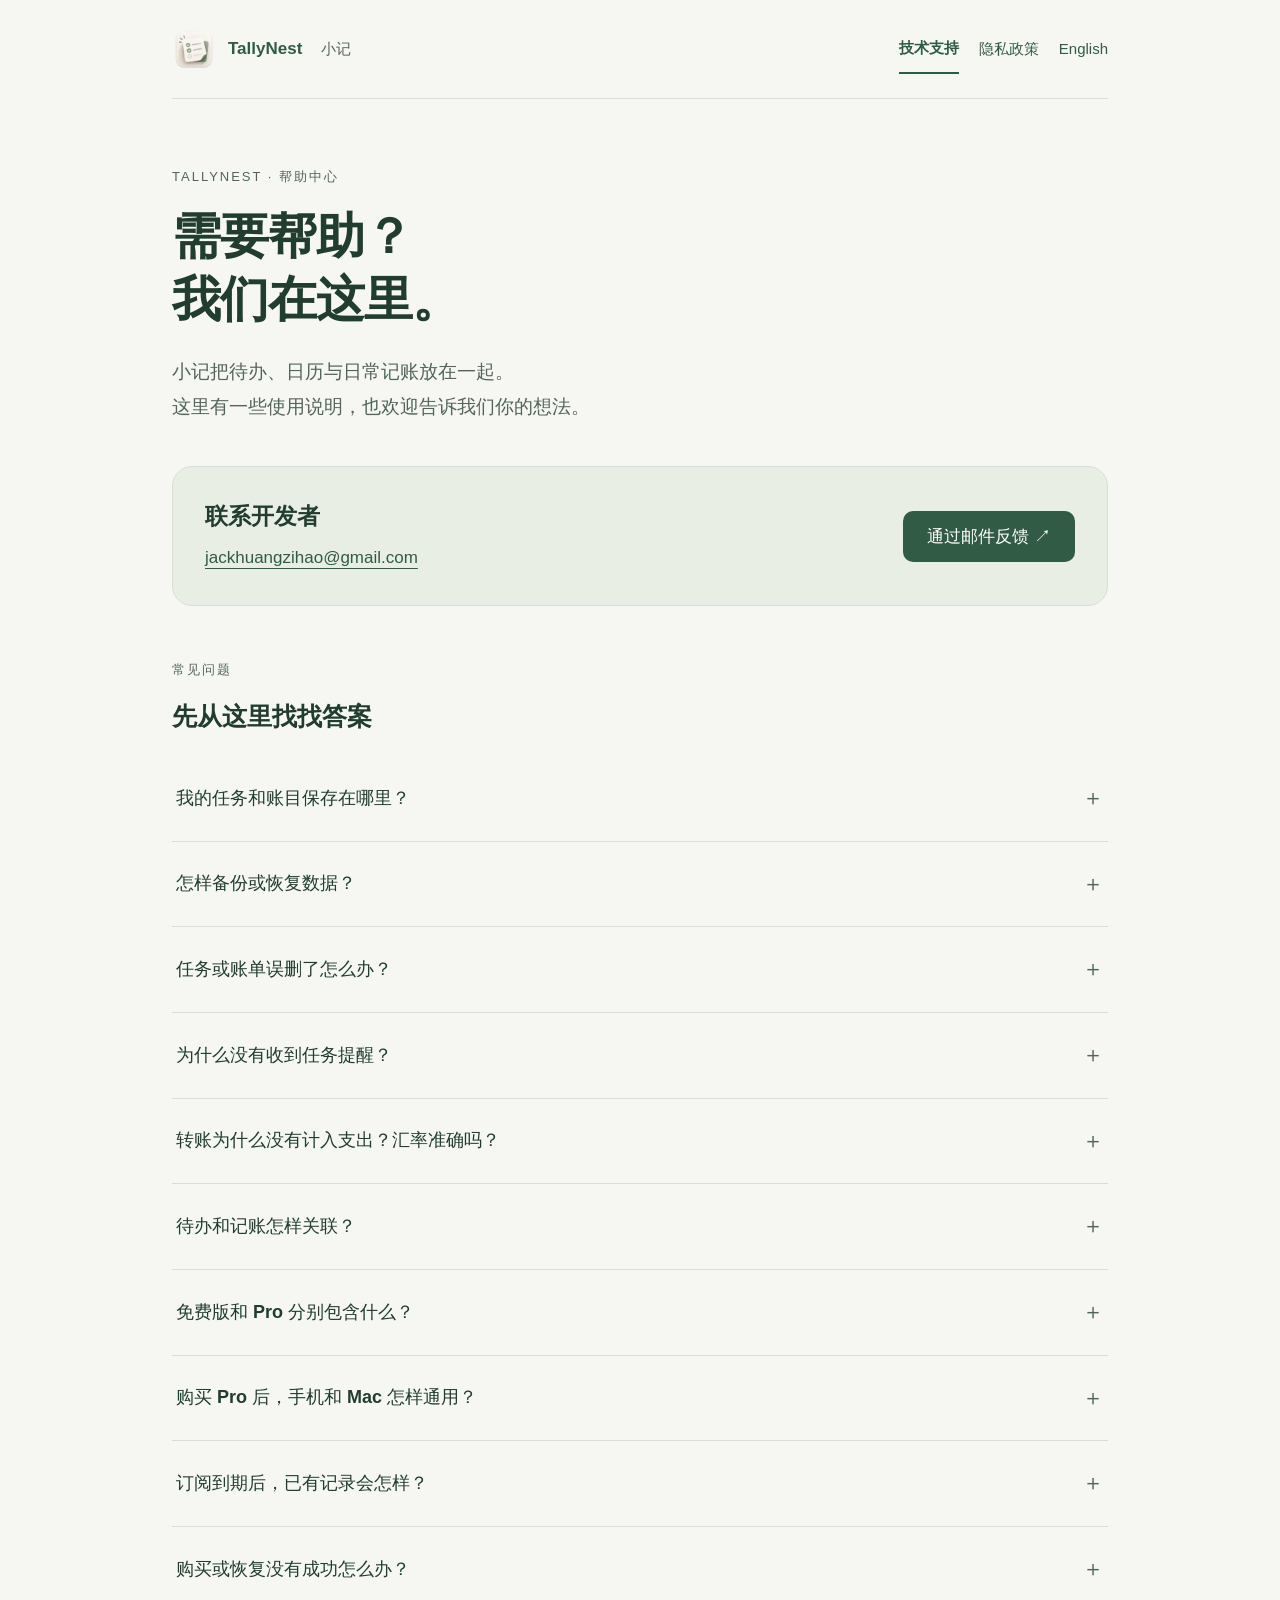
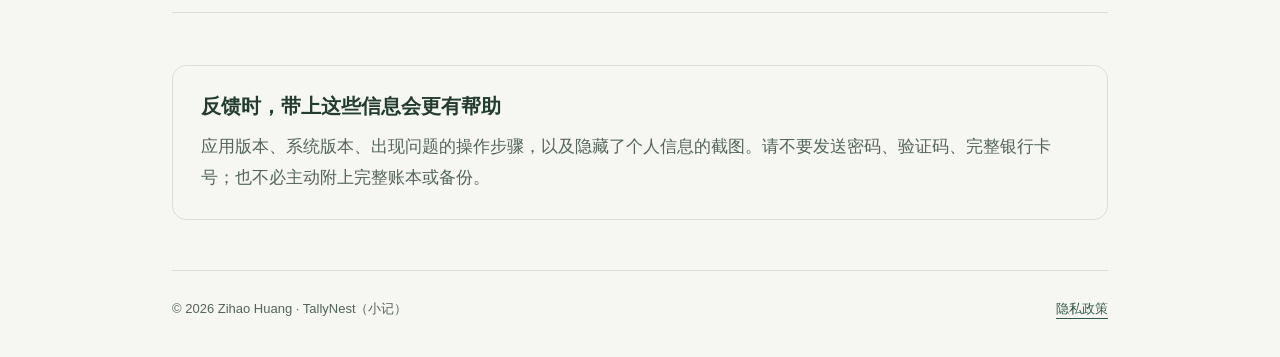
<file: index.html>
<!doctype html>
<html lang="zh-CN"><head><meta charset="utf-8"><meta name="viewport" content="width=device-width, initial-scale=1"><meta name="description" content="TallyNest（小记） 技术支持：查看待办与记账的使用帮助、备份恢复说明，或通过邮件反馈问题。"><meta name="referrer" content="strict-origin-when-cross-origin"><title>技术支持 · TallyNest（小记）</title><link rel="icon" href="assets/app-icon.png"><link rel="stylesheet" href="style.css"><link rel="alternate" hreflang="zh-Hans" href="index.html"><link rel="alternate" hreflang="en" href="en/index.html"></head>
<body><a class="skip" href="#main">跳转到主要内容</a><div class="wrap"><header><a class="brand" href="index.html"><img src="assets/app-icon.png" alt="" width="44" height="44">TallyNest <span>小记</span></a><nav aria-label="网站导航"><a href="index.html" aria-current="page">技术支持</a><a href="privacy.html">隐私政策</a><a class="language" href="en/index.html" lang="en" hreflang="en">English</a></nav></header>
<main id="main"><section class="hero"><p class="eyebrow">TALLYNEST · 帮助中心</p><h1>需要帮助？<br>我们在这里。</h1><p class="intro">小记把待办、日历与日常记账放在一起。<br>这里有一些使用说明，也欢迎告诉我们你的想法。</p></section>
<section class="contact" aria-labelledby="contact-heading"><div><h2 id="contact-heading">联系开发者</h2><p><a class="email" href="mailto:jackhuangzihao@gmail.com">jackhuangzihao@gmail.com</a></p></div><a class="button" href="mailto:jackhuangzihao@gmail.com?subject=%E5%B0%8F%E8%AE%B0%20TallyNest%20%E9%97%AE%E9%A2%98%E5%8F%8D%E9%A6%88">通过邮件反馈 ↗</a></section>
<section class="faq" aria-labelledby="faq-heading"><p class="eyebrow">常见问题</p><h2 id="faq-heading">先从这里找找答案</h2>
<details><summary>我的任务和账目保存在哪里？</summary><p>任务、清单和记账数据保存在设备本地。你可以在设置中开启 iCloud，让同一 Apple 账号下的兼容版本通过 Apple 的私有云空间同步。应用打开时执行同步，离线时仍可编辑。同步不代替备份，请定期导出完整备份。</p></details>
<details><summary>怎样备份或恢复数据？</summary><p>打开应用的“设置”，找到“备份与恢复”，选择“导出完整备份”。恢复时也从这个区域选择备份文件，并先阅读应用显示的恢复说明。恢复前建议再导出当前数据；记账 CSV 用于查看和整理账单，不能代替完整备份。</p></details>
<details><summary>任务或账单误删了怎么办？</summary><p>先查看对应板块的“最近删除”，从中恢复需要的记录。如果已经彻底删除，可以检查设置中的自动备份，或你之前手动导出的完整备份。备份不一定包含最后一次修改，恢复前请核对日期。</p></details>
<details><summary>为什么没有收到任务提醒？</summary><p>先检查任务是否设置了提醒、提醒时间是否仍在未来，再到系统设置中确认已允许“小记”发送通知。专注模式、通知样式及设备状态也可能影响提醒的展示。如仍有异常，请提供任务时间、提醒设置和系统版本，我们会协助排查。</p></details>
<details><summary>转账为什么没有计入支出？汇率准确吗？</summary><p>账户之间转账是资金位置的变化，不等同于消费；实际费用请按账单记录。外币资产折算使用参考汇率，展示的总额是估算值，可能与银行实际结算不同。请以实际扣款、到账金额和手续费为准。</p></details>
<details><summary>待办和记账怎样关联？</summary><p>一笔账单可以关联到任务，例如把机票和住宿费用关联到旅行计划。在任务详情中展开“关联账单”，就能回看这些记录，也可以为该任务再记一笔。</p></details>
<details><summary>免费版和 Pro 分别包含什么？</summary><p>免费版不限制任务和账单总数，包含提醒、重复任务、日／周／月视图与交互排期、任务关联账单、iCloud 同步和备份。统计可查看本月和上个月。</p><p>免费额度为总共 5 个清单（包含 3 个预设清单）、5 个未归档账户、2 个未归档账本、3 条未结束周期账单，以及 1 个设有预算的账本（已归档的预算账本也计入）。Pro 提供这些项目的不限量新增，以及更早的跨期趋势、统计日历和分类历史分析。月付、年付和买断提供相同的 Pro 功能。</p></details>
<details><summary>购买 Pro 后，手机和 Mac 怎样通用？</summary><p>提供 Pro 的 App Store 版本使用 Apple 应用内购买。请在 iPhone、iPad 和 Mac 的 App Store 中使用购买时的同一 Apple 账号，再到小记“设置”的 Pro 区域选择“恢复购买”。购买账号与 iCloud 同步账号可能不同；恢复购买只检查 Pro 权益，不会导入或替换你的任务和账本。</p><p>可购买的方案、当地价格和续订周期以应用内 Apple 购买页面为准。TestFlight 测试购买不等于正式购买。</p></details>
<details><summary>订阅到期后，已有记录会怎样？</summary><p>已有任务、账单、账户、账本和周期账单会保留，仍可查看、编辑和导出。超出免费数量的已有项目继续可用，只限制继续新建超额项目。已有预算也可继续修改。日、周、月视图及交互排期继续免费；统计可查看本月和上个月，更早的跨期趋势、统计日历和分类历史分析需要有效的 Pro。</p><p>你可以通过 Apple 的订阅管理取消自动续订。取消后，在已付费期限结束前仍可使用 Pro；买断没有订阅续费。购买买断不会自动取消已有订阅，请在 Apple 的订阅管理中自行取消，以免继续续费。</p></details>
<details><summary>购买或恢复没有成功怎么办？</summary><p>先确认网络和 App Store 账号，再重试或选择“恢复购买”。等待批准的购买会在批准后解锁，不必反复购买。仍有问题时，请提供应用版本及错误提示，不要发送密码、验证码或完整支付信息。</p></details>
</section><aside class="note"><h2>反馈时，带上这些信息会更有帮助</h2><p>应用版本、系统版本、出现问题的操作步骤，以及隐藏了个人信息的截图。请不要发送密码、验证码、完整银行卡号；也不必主动附上完整账本或备份。</p></aside></main>
<footer><p>© 2026 Zihao Huang · TallyNest（小记）</p><a href="privacy.html">隐私政策</a></footer></div></body></html>
</file>
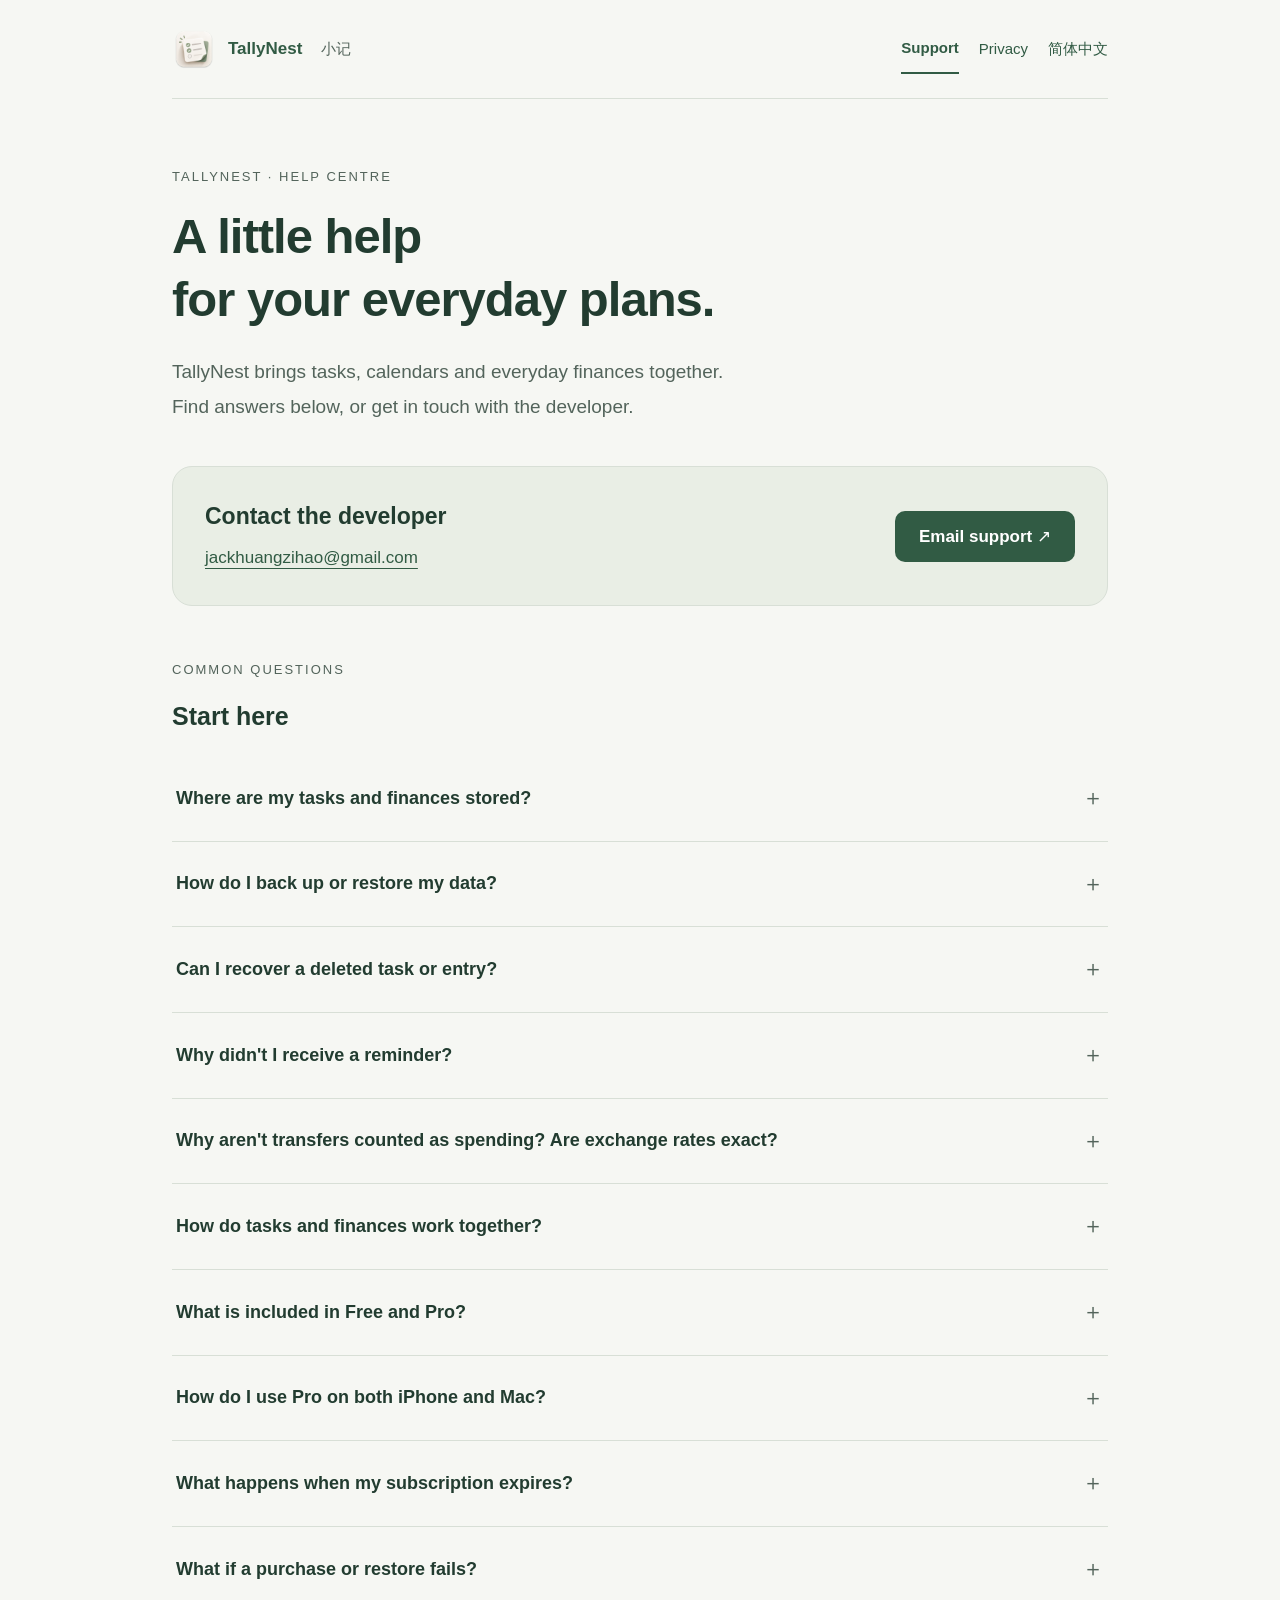
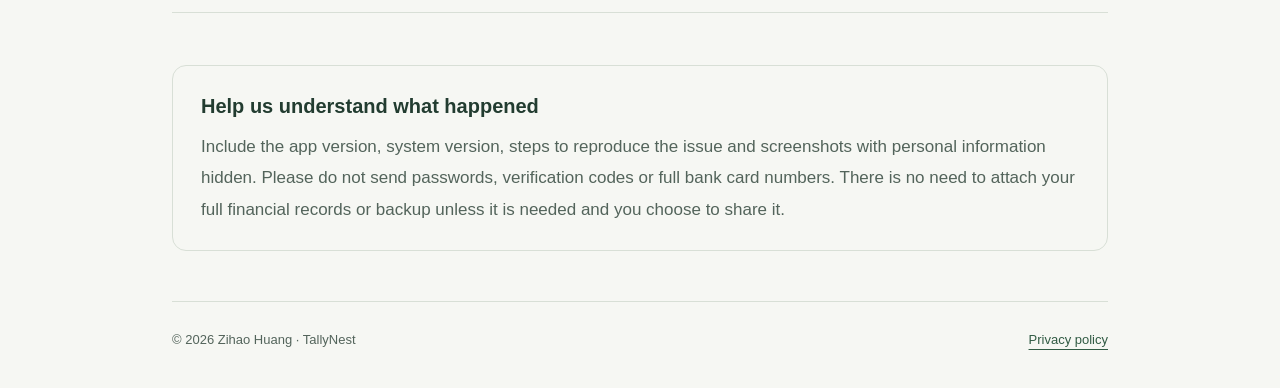
<file: en/index.html>
<!doctype html>
<html lang="en">
<head>
  <meta charset="utf-8">
  <meta name="viewport" content="width=device-width, initial-scale=1">
  <meta name="description" content="TallyNest support: tasks, personal finance, iCloud sync, backups and restoring Pro purchases.">
  <meta name="referrer" content="strict-origin-when-cross-origin">
  <title>Support · TallyNest</title>
  <link rel="icon" href="../assets/app-icon.png">
  <link rel="stylesheet" href="../style.css">
  <link rel="alternate" hreflang="en" href="index.html">
  <link rel="alternate" hreflang="zh-Hans" href="../index.html">
</head>
<body>
<a class="skip" href="#main">Skip to content</a>
<div class="wrap">
  <header>
    <a class="brand" href="index.html"><img src="../assets/app-icon.png" alt="" width="44" height="44">TallyNest <span>小记</span></a>
    <nav aria-label="Site navigation">
      <a href="index.html" aria-current="page">Support</a>
      <a href="privacy.html">Privacy</a>
      <a class="language" href="../index.html" lang="zh-CN" hreflang="zh-Hans">简体中文</a>
    </nav>
  </header>
  <main id="main">
    <section class="hero">
      <p class="eyebrow">TALLYNEST · HELP CENTRE</p>
      <h1>A little help<br>for your everyday plans.</h1>
      <p class="intro">TallyNest brings tasks, calendars and everyday finances together.<br>Find answers below, or get in touch with the developer.</p>
    </section>
    <section class="contact" aria-labelledby="contact-heading">
      <div><h2 id="contact-heading">Contact the developer</h2><p><a class="email" href="mailto:jackhuangzihao@gmail.com">jackhuangzihao@gmail.com</a></p></div>
      <a class="button" href="mailto:jackhuangzihao@gmail.com?subject=TallyNest%20support">Email support ↗</a>
    </section>
    <section class="faq" aria-labelledby="faq-heading">
      <p class="eyebrow">COMMON QUESTIONS</p>
      <h2 id="faq-heading">Start here</h2>
      <details><summary>Where are my tasks and finances stored?</summary><p>Your tasks, lists and finances are stored on your device. You can enable iCloud in Settings to sync compatible app versions through Apple's private cloud storage using the same Apple Account. Sync runs while the app is open; you can still edit offline. Sync does not replace a backup, so export a full backup regularly.</p></details>
      <details><summary>How do I back up or restore my data?</summary><p>Open Settings, find Backup and Restore, and choose Export Full Backup. Use the same section to select a backup to restore, and read the recovery instructions before continuing. Exporting your current data first is recommended. A finance CSV helps you review entries but does not replace a full backup.</p></details>
      <details><summary>Can I recover a deleted task or entry?</summary><p>Check Recently Deleted in the relevant section first. If the item was permanently deleted, check automatic backups in Settings or a full backup you previously exported. A backup may not include your latest changes. Check its date before restoring.</p></details>
      <details><summary>Why didn't I receive a reminder?</summary><p>Check that the task has a reminder and that its time is still in the future. Then check that notifications for TallyNest are allowed in system settings. Focus modes, notification settings and device state may affect delivery. If the problem continues, send us the task time, reminder settings and system version.</p></details>
      <details><summary>Why aren't transfers counted as spending? Are exchange rates exact?</summary><p>Moving money between your accounts is not the same as spending it; record any fees separately. Foreign-currency asset totals use reference exchange rates and are estimates. They may differ from your bank's settlement amounts. Use the actual amounts paid, received and charged by your bank when recording transactions.</p></details>
      <details><summary>How do tasks and finances work together?</summary><p>You can link entries to a task, such as flight and accommodation costs for a trip. Open Linked Entries in a task's details to review these entries or add another one.</p></details>
      <details><summary>What is included in Free and Pro?</summary><p>The free plan has no task or entry count limit. It includes reminders, repeating tasks, day/week/month views and interactive scheduling, linked task entries, iCloud sync and backups. Statistics cover this month and the previous month.</p><p>Free limits are 5 lists in total (including 3 preset lists), 5 active accounts, 2 active books, 3 ongoing recurring bills and a budget for 1 book. Archived books with budgets also count toward the budget limit. Pro removes these creation limits and adds earlier cross-period trends, the statistics calendar and category history. Monthly, annual and lifetime plans provide the same Pro features.</p></details>
      <details><summary>How do I use Pro on both iPhone and Mac?</summary><p>App Store versions that offer Pro use Apple In-App Purchase. Use the same purchasing Apple Account in the App Store on your iPhone, iPad and Mac, then choose Restore Purchases in the Pro section of TallyNest's Settings. Your purchasing account may differ from your iCloud sync account. Restoring purchases checks your Pro access; it does not import or replace your tasks and finances.</p><p>Available plans, local prices and renewal periods are shown on the in-app Apple purchase screen. TestFlight test purchases are not production purchases.</p></details>
      <details><summary>What happens when my subscription expires?</summary><p>Your existing tasks, entries, accounts, books and recurring bills remain available to view, edit and export. Existing items above a free limit remain usable; only further over-limit creation is restricted. Existing budgets remain editable too. Day, week and month views, including interactive scheduling, stay free. Statistics for this month and the previous month remain available; earlier cross-period trends, the statistics calendar and category history require active Pro access.</p><p>You can cancel automatic renewal through Apple's subscription management. Access continues until the end of the paid period. A lifetime purchase has no subscription renewal. Buying lifetime does not automatically cancel an existing subscription. Cancel it separately in Apple subscription management to avoid further renewal charges.</p></details>
      <details><summary>What if a purchase or restore fails?</summary><p>Check your connection and App Store account, then retry or choose Restore Purchases. A purchase awaiting approval unlocks after approval; you do not need to buy repeatedly. If you still need help, send the app version and error message. Do not send passwords, verification codes or complete payment details.</p></details>
    </section>
    <aside class="note">
      <h2>Help us understand what happened</h2>
      <p>Include the app version, system version, steps to reproduce the issue and screenshots with personal information hidden. Please do not send passwords, verification codes or full bank card numbers. There is no need to attach your full financial records or backup unless it is needed and you choose to share it.</p>
    </aside>
  </main>
  <footer><p>© 2026 Zihao Huang · TallyNest</p><a href="privacy.html">Privacy policy</a></footer>
</div>
</body>
</html>
</file>
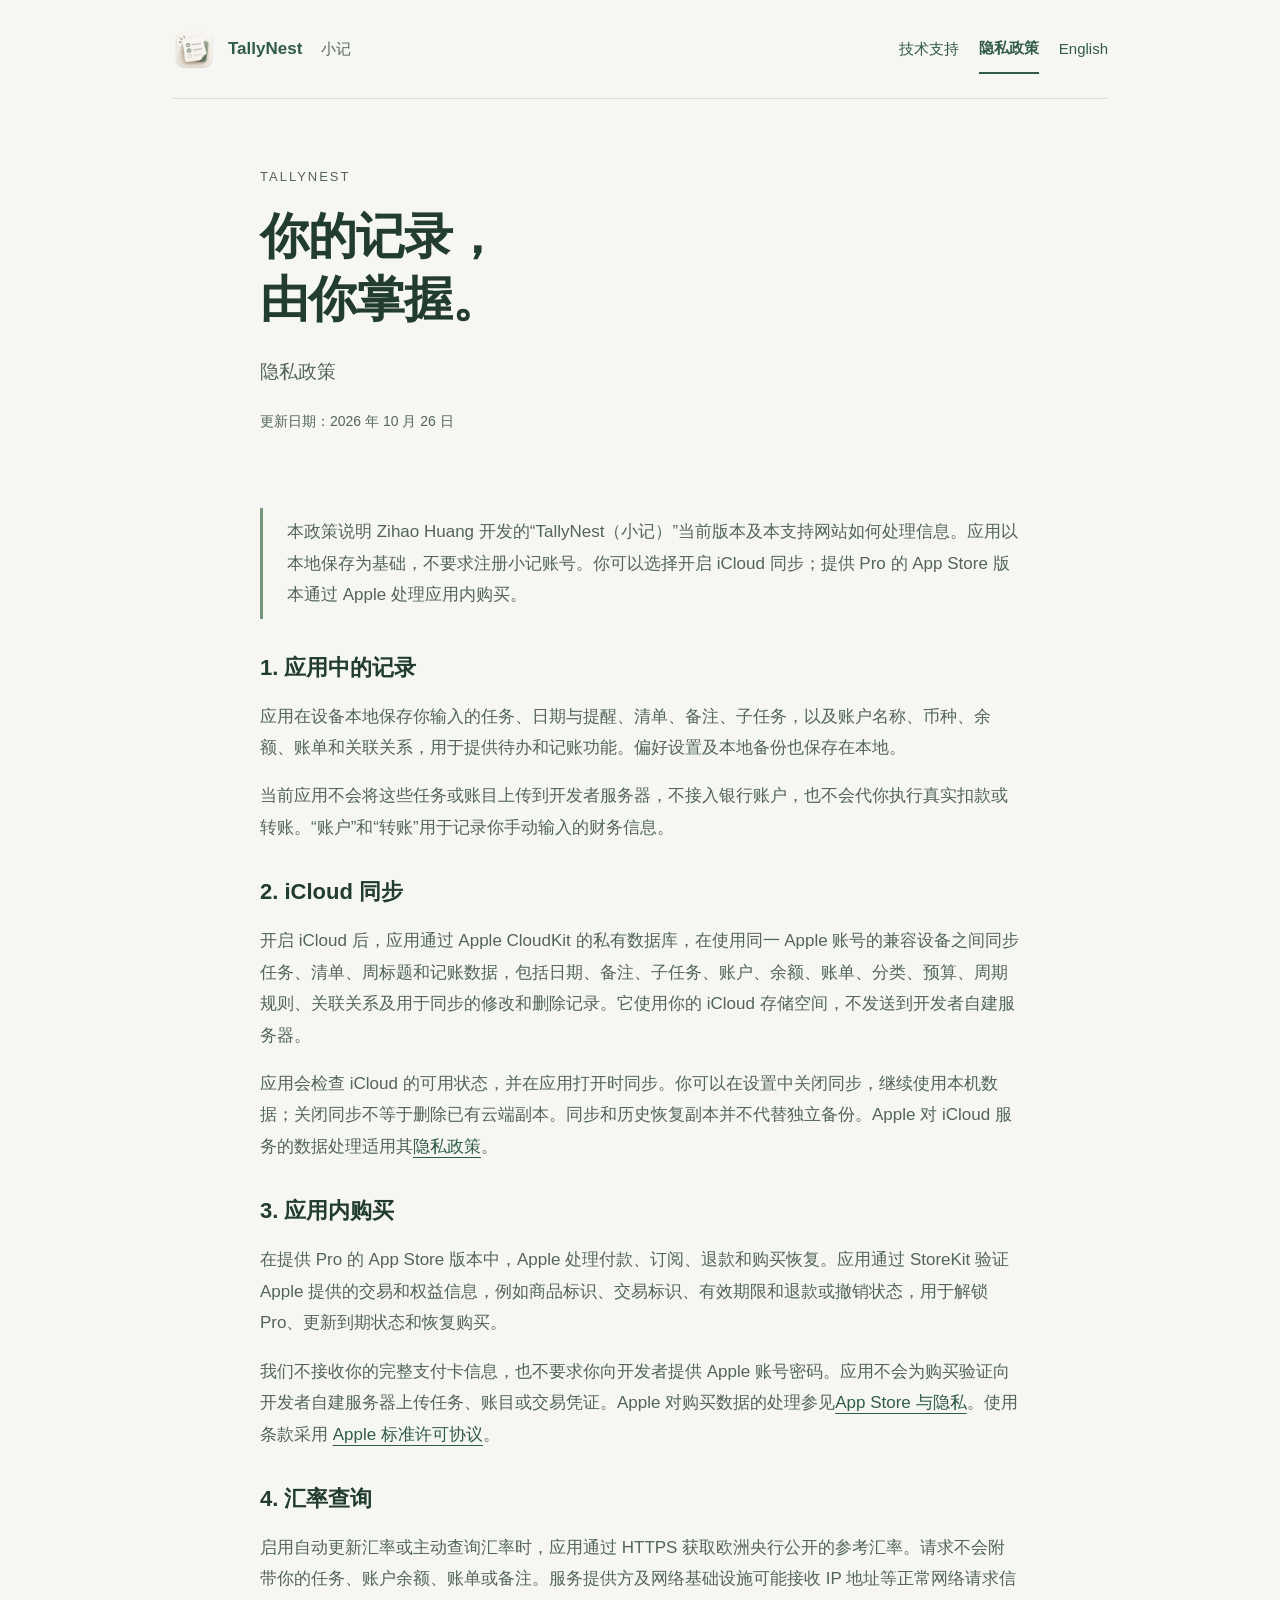
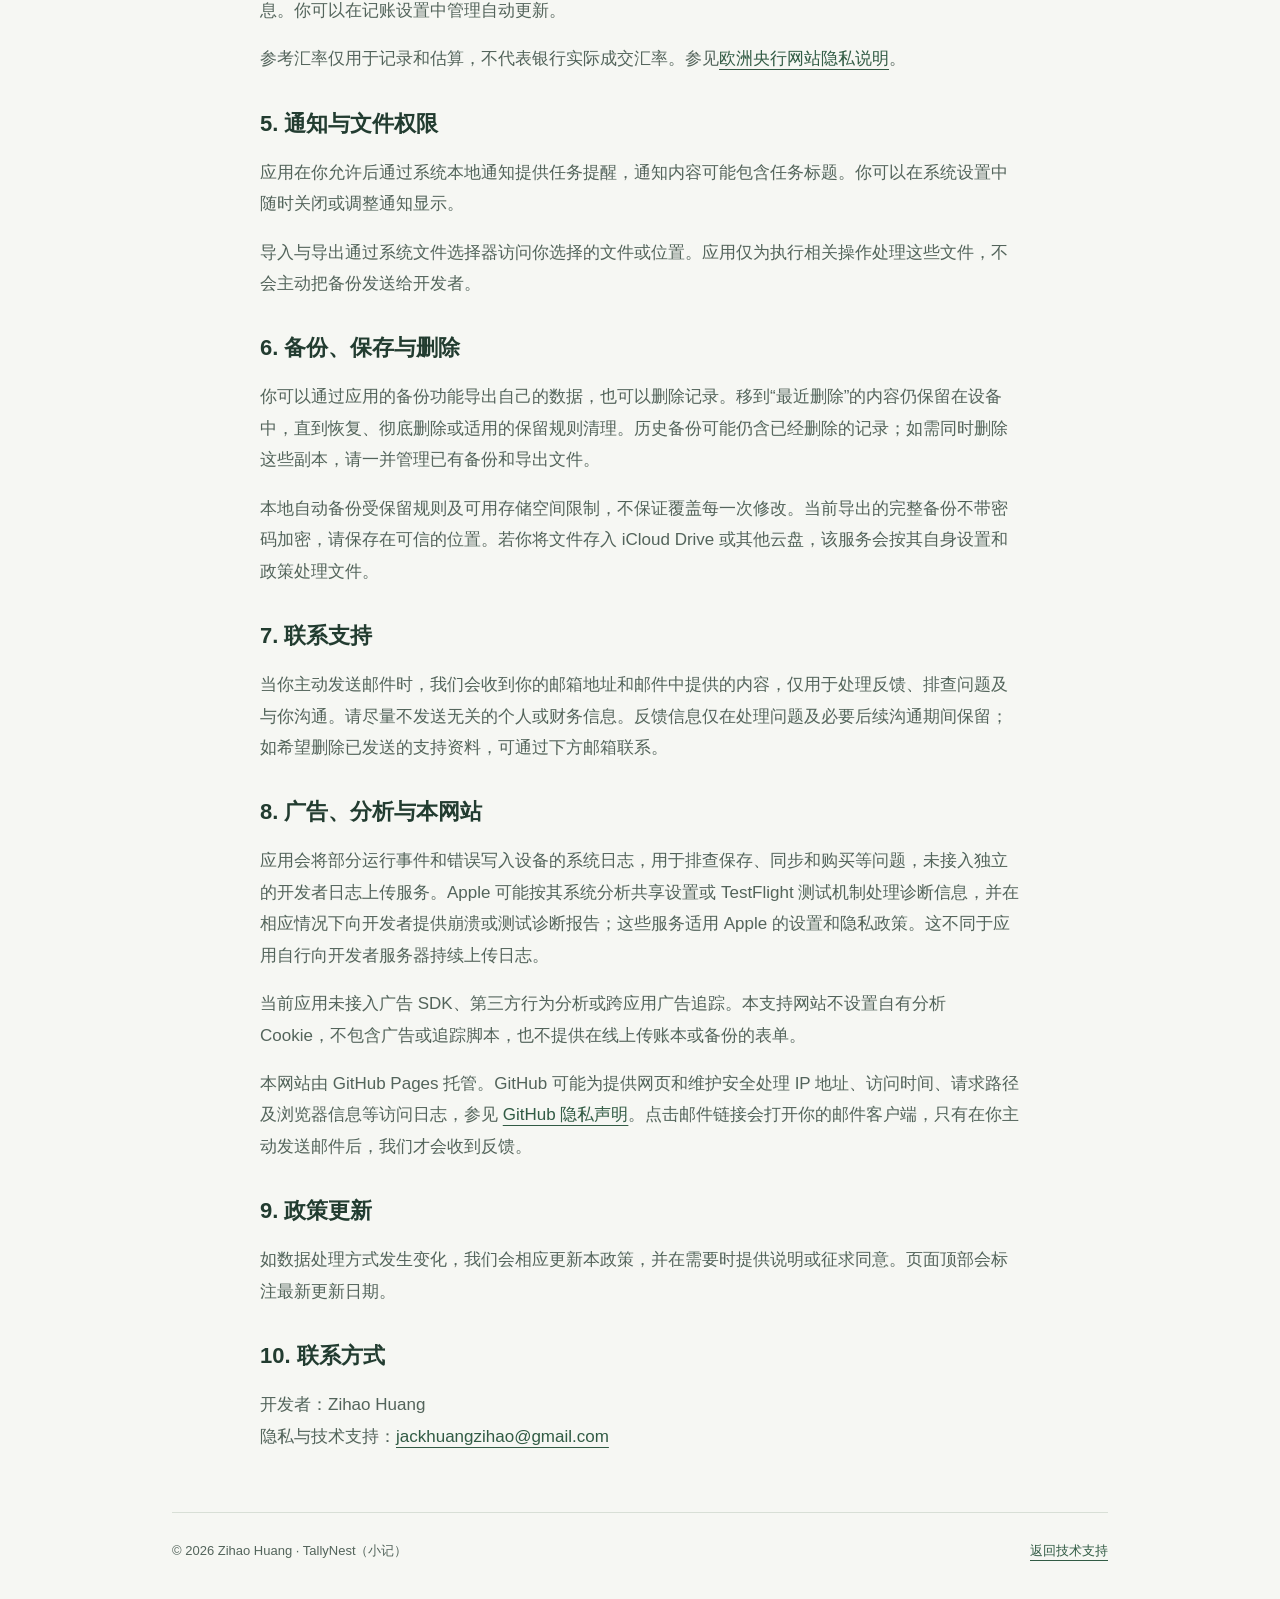
<file: privacy.html>
<!doctype html>
<html lang="zh-CN"><head><meta charset="utf-8"><meta name="viewport" content="width=device-width, initial-scale=1"><meta name="description" content="TallyNest（小记） 隐私政策：了解本地任务和记账数据、联网汇率查询、通知与备份如何处理。"><meta name="referrer" content="strict-origin-when-cross-origin"><title>隐私政策 · TallyNest（小记）</title><link rel="icon" href="assets/app-icon.png"><link rel="stylesheet" href="style.css"><link rel="alternate" hreflang="zh-Hans" href="privacy.html"><link rel="alternate" hreflang="en" href="en/privacy.html"></head><body><a class="skip" href="#main">跳转到主要内容</a><div class="wrap"><header><a class="brand" href="index.html"><img src="assets/app-icon.png" alt="" width="44" height="44">TallyNest <span>小记</span></a><nav aria-label="网站导航"><a href="index.html">技术支持</a><a href="privacy.html" aria-current="page">隐私政策</a><a class="language" href="en/privacy.html" lang="en" hreflang="en">English</a></nav></header>
<main id="main" class="prose"><div class="hero"><p class="eyebrow">TALLYNEST</p><h1>你的记录，<br>由你掌握。</h1><p class="intro">隐私政策</p><p class="date">更新日期：2026 年 10 月 26 日</p></div><p class="lead">本政策说明 Zihao Huang 开发的“TallyNest（小记）”当前版本及本支持网站如何处理信息。应用以本地保存为基础，不要求注册小记账号。你可以选择开启 iCloud 同步；提供 Pro 的 App Store 版本通过 Apple 处理应用内购买。</p>
<section><h2>1. 应用中的记录</h2><p>应用在设备本地保存你输入的任务、日期与提醒、清单、备注、子任务，以及账户名称、币种、余额、账单和关联关系，用于提供待办和记账功能。偏好设置及本地备份也保存在本地。</p><p>当前应用不会将这些任务或账目上传到开发者服务器，不接入银行账户，也不会代你执行真实扣款或转账。“账户”和“转账”用于记录你手动输入的财务信息。</p></section>
<section><h2>2. iCloud 同步</h2><p>开启 iCloud 后，应用通过 Apple CloudKit 的私有数据库，在使用同一 Apple 账号的兼容设备之间同步任务、清单、周标题和记账数据，包括日期、备注、子任务、账户、余额、账单、分类、预算、周期规则、关联关系及用于同步的修改和删除记录。它使用你的 iCloud 存储空间，不发送到开发者自建服务器。</p><p>应用会检查 iCloud 的可用状态，并在应用打开时同步。你可以在设置中关闭同步，继续使用本机数据；关闭同步不等于删除已有云端副本。同步和历史恢复副本并不代替独立备份。Apple 对 iCloud 服务的数据处理适用其<a href="https://www.apple.com/legal/privacy/" rel="noopener noreferrer">隐私政策</a>。</p></section>
<section><h2>3. 应用内购买</h2><p>在提供 Pro 的 App Store 版本中，Apple 处理付款、订阅、退款和购买恢复。应用通过 StoreKit 验证 Apple 提供的交易和权益信息，例如商品标识、交易标识、有效期限和退款或撤销状态，用于解锁 Pro、更新到期状态和恢复购买。</p><p>我们不接收你的完整支付卡信息，也不要求你向开发者提供 Apple 账号密码。应用不会为购买验证向开发者自建服务器上传任务、账目或交易凭证。Apple 对购买数据的处理参见<a href="https://www.apple.com/legal/privacy/data/en/app-store/" rel="noopener noreferrer">App Store 与隐私</a>。使用条款采用 <a href="https://www.apple.com/legal/internet-services/itunes/dev/stdeula/" rel="noopener noreferrer">Apple 标准许可协议</a>。</p></section>
<section><h2>4. 汇率查询</h2><p>启用自动更新汇率或主动查询汇率时，应用通过 HTTPS 获取欧洲央行公开的参考汇率。请求不会附带你的任务、账户余额、账单或备注。服务提供方及网络基础设施可能接收 IP 地址等正常网络请求信息。你可以在记账设置中管理自动更新。</p><p>参考汇率仅用于记录和估算，不代表银行实际成交汇率。参见<a href="https://www.ecb.europa.eu/services/data-protection/privacy-statements/website/html/index.en.html" rel="noopener noreferrer">欧洲央行网站隐私说明</a>。</p></section>
<section><h2>5. 通知与文件权限</h2><p>应用在你允许后通过系统本地通知提供任务提醒，通知内容可能包含任务标题。你可以在系统设置中随时关闭或调整通知显示。</p><p>导入与导出通过系统文件选择器访问你选择的文件或位置。应用仅为执行相关操作处理这些文件，不会主动把备份发送给开发者。</p></section>
<section><h2>6. 备份、保存与删除</h2><p>你可以通过应用的备份功能导出自己的数据，也可以删除记录。移到“最近删除”的内容仍保留在设备中，直到恢复、彻底删除或适用的保留规则清理。历史备份可能仍含已经删除的记录；如需同时删除这些副本，请一并管理已有备份和导出文件。</p><p>本地自动备份受保留规则及可用存储空间限制，不保证覆盖每一次修改。当前导出的完整备份不带密码加密，请保存在可信的位置。若你将文件存入 iCloud Drive 或其他云盘，该服务会按其自身设置和政策处理文件。</p></section>
<section><h2>7. 联系支持</h2><p>当你主动发送邮件时，我们会收到你的邮箱地址和邮件中提供的内容，仅用于处理反馈、排查问题及与你沟通。请尽量不发送无关的个人或财务信息。反馈信息仅在处理问题及必要后续沟通期间保留；如希望删除已发送的支持资料，可通过下方邮箱联系。</p></section>
<section><h2>8. 广告、分析与本网站</h2><p>应用会将部分运行事件和错误写入设备的系统日志，用于排查保存、同步和购买等问题，未接入独立的开发者日志上传服务。Apple 可能按其系统分析共享设置或 TestFlight 测试机制处理诊断信息，并在相应情况下向开发者提供崩溃或测试诊断报告；这些服务适用 Apple 的设置和隐私政策。这不同于应用自行向开发者服务器持续上传日志。</p><p>当前应用未接入广告 SDK、第三方行为分析或跨应用广告追踪。本支持网站不设置自有分析 Cookie，不包含广告或追踪脚本，也不提供在线上传账本或备份的表单。</p><p>本网站由 GitHub Pages 托管。GitHub 可能为提供网页和维护安全处理 IP 地址、访问时间、请求路径及浏览器信息等访问日志，参见 <a href="https://docs.github.com/en/site-policy/privacy-policies/github-general-privacy-statement" rel="noopener noreferrer">GitHub 隐私声明</a>。点击邮件链接会打开你的邮件客户端，只有在你主动发送邮件后，我们才会收到反馈。</p></section>
<section><h2>9. 政策更新</h2><p>如数据处理方式发生变化，我们会相应更新本政策，并在需要时提供说明或征求同意。页面顶部会标注最新更新日期。</p></section>
<section><h2>10. 联系方式</h2><p>开发者：Zihao Huang<br>隐私与技术支持：<a class="email" href="mailto:jackhuangzihao@gmail.com">jackhuangzihao@gmail.com</a></p></section></main><footer><p>© 2026 Zihao Huang · TallyNest（小记）</p><a href="index.html">返回技术支持</a></footer></div></body></html>
</file>
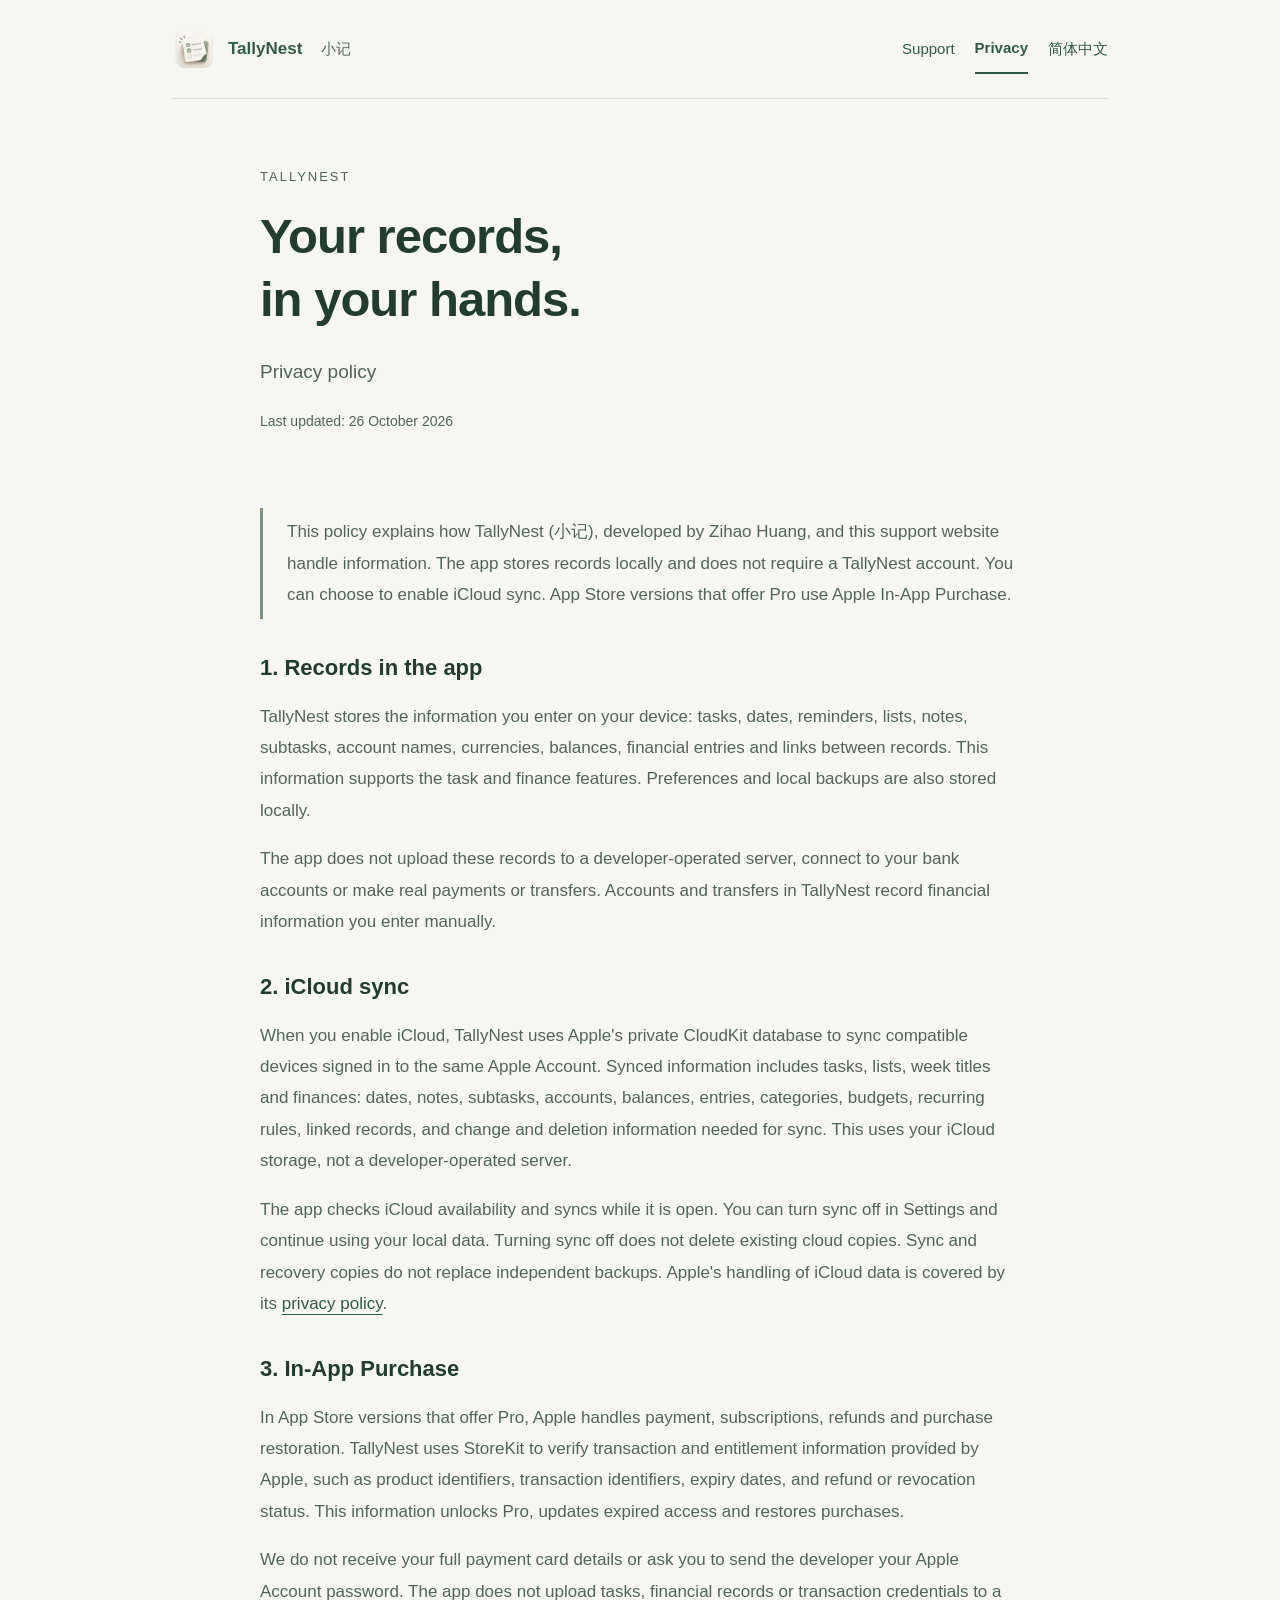
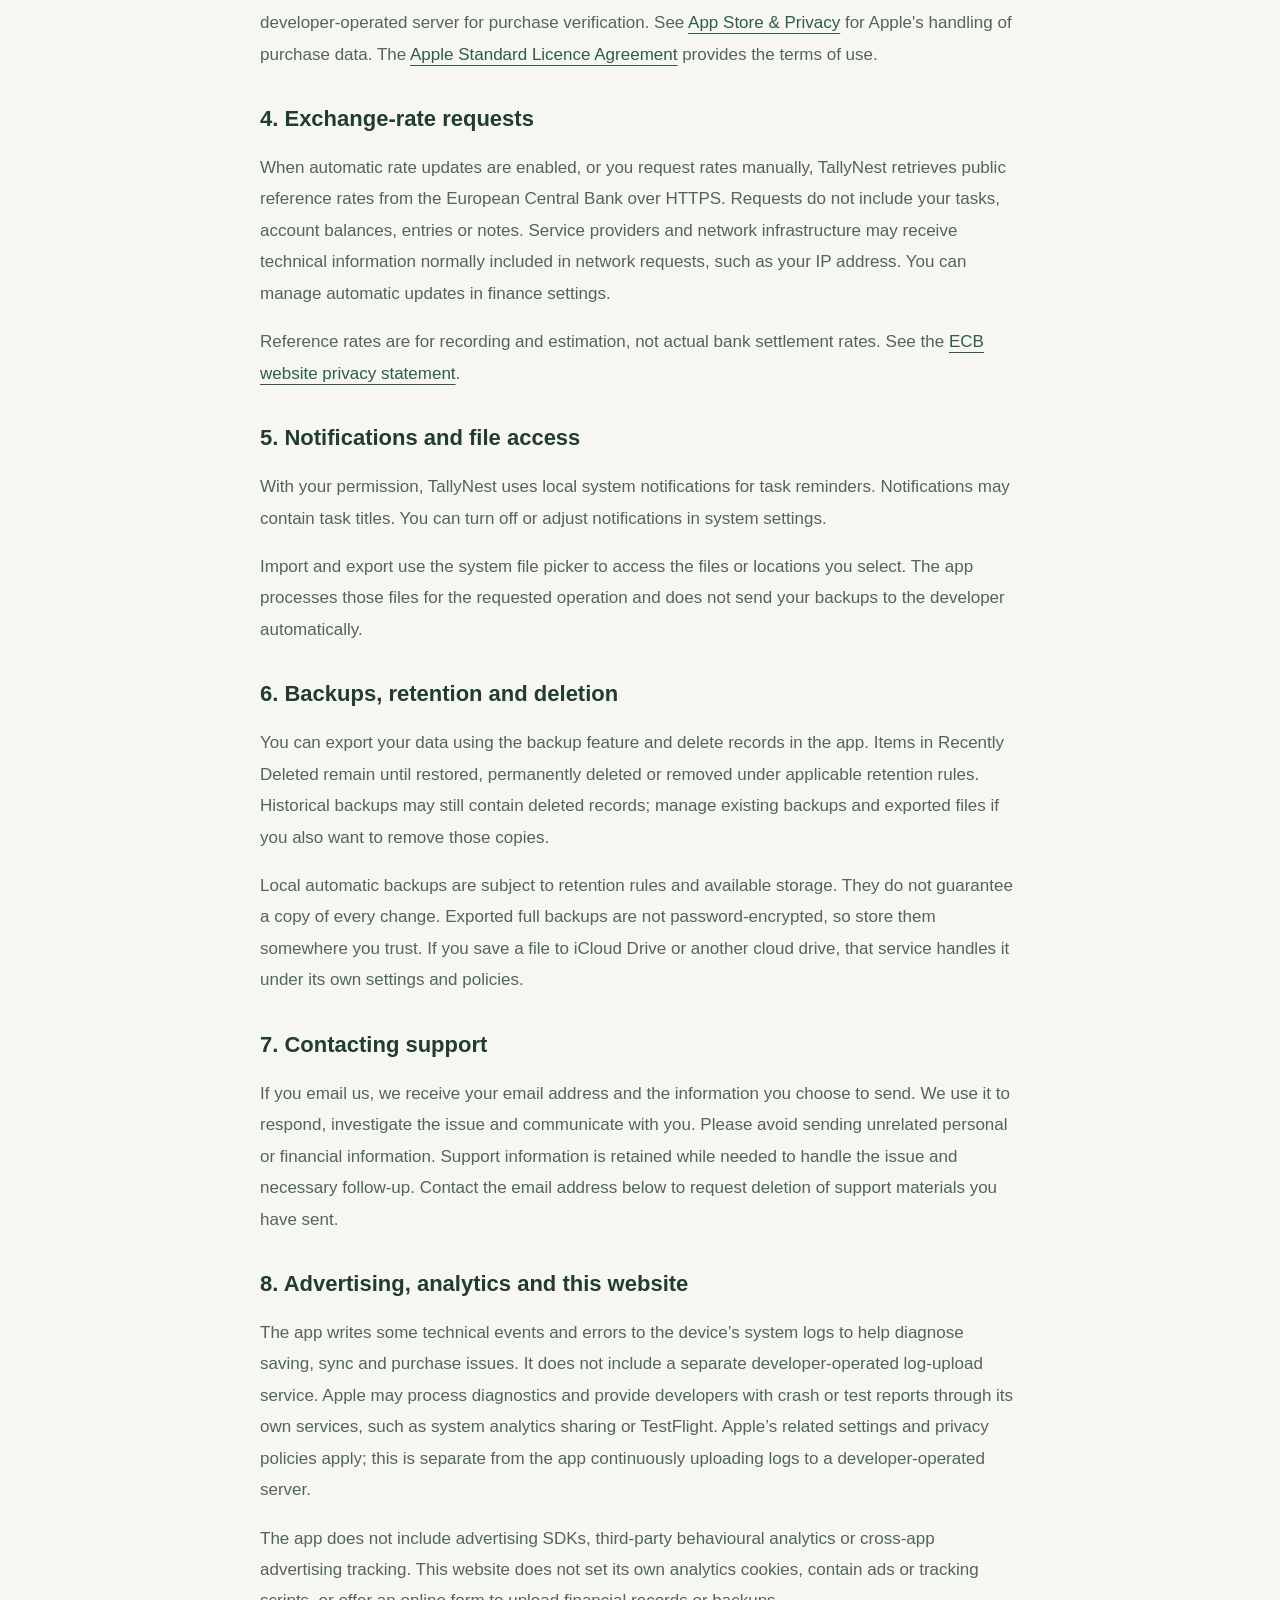
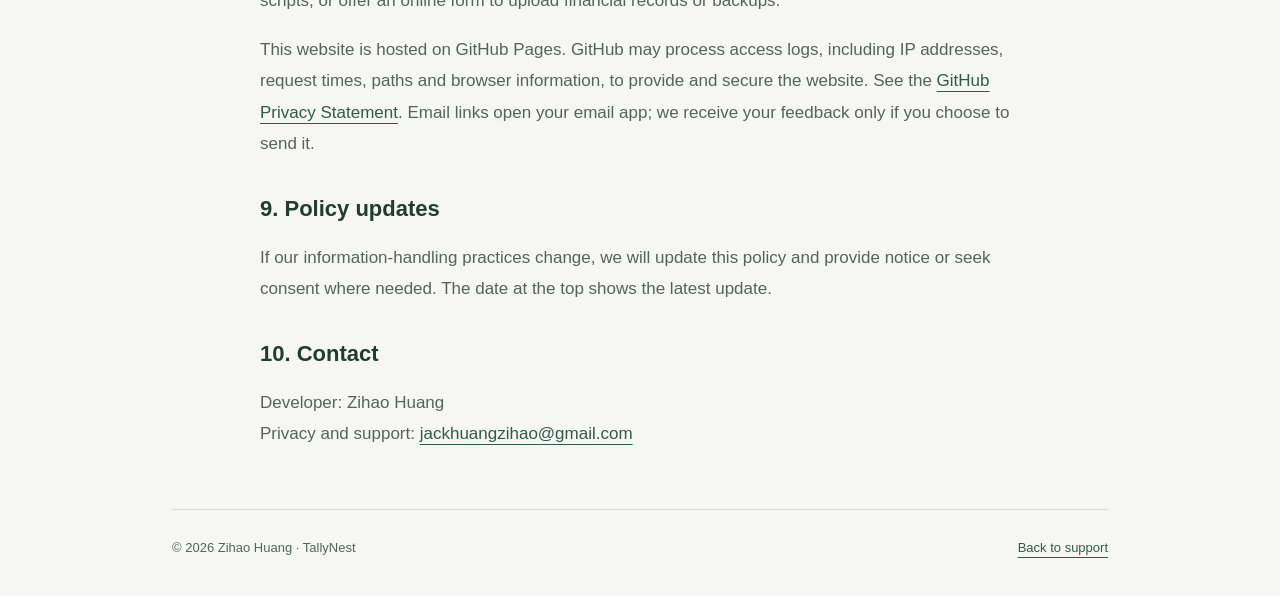
<file: en/privacy.html>
<!doctype html>
<html lang="en">
<head>
  <meta charset="utf-8">
  <meta name="viewport" content="width=device-width, initial-scale=1">
  <meta name="description" content="TallyNest privacy policy: local records, optional iCloud sync, Apple In-App Purchase, exchange rates and backups.">
  <meta name="referrer" content="strict-origin-when-cross-origin">
  <title>Privacy policy · TallyNest</title>
  <link rel="icon" href="../assets/app-icon.png">
  <link rel="stylesheet" href="../style.css">
  <link rel="alternate" hreflang="en" href="privacy.html">
  <link rel="alternate" hreflang="zh-Hans" href="../privacy.html">
</head>
<body>
<a class="skip" href="#main">Skip to content</a>
<div class="wrap">
  <header>
    <a class="brand" href="index.html"><img src="../assets/app-icon.png" alt="" width="44" height="44">TallyNest <span>小记</span></a>
    <nav aria-label="Site navigation">
      <a href="index.html">Support</a>
      <a href="privacy.html" aria-current="page">Privacy</a>
      <a class="language" href="../privacy.html" lang="zh-CN" hreflang="zh-Hans">简体中文</a>
    </nav>
  </header>
  <main id="main" class="prose">
    <div class="hero">
      <p class="eyebrow">TALLYNEST</p>
      <h1>Your records,<br>in your hands.</h1>
      <p class="intro">Privacy policy</p>
      <p class="date">Last updated: 26 October 2026</p>
    </div>
    <p class="lead">This policy explains how TallyNest (小记), developed by Zihao Huang, and this support website handle information. The app stores records locally and does not require a TallyNest account. You can choose to enable iCloud sync. App Store versions that offer Pro use Apple In-App Purchase.</p>
    <section>
      <h2>1. Records in the app</h2>
      <p>TallyNest stores the information you enter on your device: tasks, dates, reminders, lists, notes, subtasks, account names, currencies, balances, financial entries and links between records. This information supports the task and finance features. Preferences and local backups are also stored locally.</p>
      <p>The app does not upload these records to a developer-operated server, connect to your bank accounts or make real payments or transfers. Accounts and transfers in TallyNest record financial information you enter manually.</p>
    </section>
    <section>
      <h2>2. iCloud sync</h2>
      <p>When you enable iCloud, TallyNest uses Apple's private CloudKit database to sync compatible devices signed in to the same Apple Account. Synced information includes tasks, lists, week titles and finances: dates, notes, subtasks, accounts, balances, entries, categories, budgets, recurring rules, linked records, and change and deletion information needed for sync. This uses your iCloud storage, not a developer-operated server.</p>
      <p>The app checks iCloud availability and syncs while it is open. You can turn sync off in Settings and continue using your local data. Turning sync off does not delete existing cloud copies. Sync and recovery copies do not replace independent backups. Apple's handling of iCloud data is covered by its <a href="https://www.apple.com/legal/privacy/" rel="noopener noreferrer">privacy policy</a>.</p>
    </section>
    <section>
      <h2>3. In-App Purchase</h2>
      <p>In App Store versions that offer Pro, Apple handles payment, subscriptions, refunds and purchase restoration. TallyNest uses StoreKit to verify transaction and entitlement information provided by Apple, such as product identifiers, transaction identifiers, expiry dates, and refund or revocation status. This information unlocks Pro, updates expired access and restores purchases.</p>
      <p>We do not receive your full payment card details or ask you to send the developer your Apple Account password. The app does not upload tasks, financial records or transaction credentials to a developer-operated server for purchase verification. See <a href="https://www.apple.com/legal/privacy/data/en/app-store/" rel="noopener noreferrer">App Store &amp; Privacy</a> for Apple's handling of purchase data. The <a href="https://www.apple.com/legal/internet-services/itunes/dev/stdeula/" rel="noopener noreferrer">Apple Standard Licence Agreement</a> provides the terms of use.</p>
    </section>
    <section>
      <h2>4. Exchange-rate requests</h2>
      <p>When automatic rate updates are enabled, or you request rates manually, TallyNest retrieves public reference rates from the European Central Bank over HTTPS. Requests do not include your tasks, account balances, entries or notes. Service providers and network infrastructure may receive technical information normally included in network requests, such as your IP address. You can manage automatic updates in finance settings.</p>
      <p>Reference rates are for recording and estimation, not actual bank settlement rates. See the <a href="https://www.ecb.europa.eu/services/data-protection/privacy-statements/website/html/index.en.html" rel="noopener noreferrer">ECB website privacy statement</a>.</p>
    </section>
    <section>
      <h2>5. Notifications and file access</h2>
      <p>With your permission, TallyNest uses local system notifications for task reminders. Notifications may contain task titles. You can turn off or adjust notifications in system settings.</p>
      <p>Import and export use the system file picker to access the files or locations you select. The app processes those files for the requested operation and does not send your backups to the developer automatically.</p>
    </section>
    <section>
      <h2>6. Backups, retention and deletion</h2>
      <p>You can export your data using the backup feature and delete records in the app. Items in Recently Deleted remain until restored, permanently deleted or removed under applicable retention rules. Historical backups may still contain deleted records; manage existing backups and exported files if you also want to remove those copies.</p>
      <p>Local automatic backups are subject to retention rules and available storage. They do not guarantee a copy of every change. Exported full backups are not password-encrypted, so store them somewhere you trust. If you save a file to iCloud Drive or another cloud drive, that service handles it under its own settings and policies.</p>
    </section>
    <section>
      <h2>7. Contacting support</h2>
      <p>If you email us, we receive your email address and the information you choose to send. We use it to respond, investigate the issue and communicate with you. Please avoid sending unrelated personal or financial information. Support information is retained while needed to handle the issue and necessary follow-up. Contact the email address below to request deletion of support materials you have sent.</p>
    </section>
    <section>
      <h2>8. Advertising, analytics and this website</h2>
      <p>The app writes some technical events and errors to the device’s system logs to help diagnose saving, sync and purchase issues. It does not include a separate developer-operated log-upload service. Apple may process diagnostics and provide developers with crash or test reports through its own services, such as system analytics sharing or TestFlight. Apple’s related settings and privacy policies apply; this is separate from the app continuously uploading logs to a developer-operated server.</p>
      <p>The app does not include advertising SDKs, third-party behavioural analytics or cross-app advertising tracking. This website does not set its own analytics cookies, contain ads or tracking scripts, or offer an online form to upload financial records or backups.</p>
      <p>This website is hosted on GitHub Pages. GitHub may process access logs, including IP addresses, request times, paths and browser information, to provide and secure the website. See the <a href="https://docs.github.com/en/site-policy/privacy-policies/github-general-privacy-statement" rel="noopener noreferrer">GitHub Privacy Statement</a>. Email links open your email app; we receive your feedback only if you choose to send it.</p>
    </section>
    <section>
      <h2>9. Policy updates</h2>
      <p>If our information-handling practices change, we will update this policy and provide notice or seek consent where needed. The date at the top shows the latest update.</p>
    </section>
    <section>
      <h2>10. Contact</h2>
      <p>Developer: Zihao Huang<br>Privacy and support: <a class="email" href="mailto:jackhuangzihao@gmail.com">jackhuangzihao@gmail.com</a></p>
    </section>
  </main>
  <footer><p>© 2026 Zihao Huang · TallyNest</p><a href="index.html">Back to support</a></footer>
</div>
</body>
</html>
</file>
<file: style.css>
:root{color-scheme:light;--paper:#f6f7f3;--ink:#223c30;--muted:#53645b;--accent:#315b44;--line:#d8dfd6;--card:#fff}*{box-sizing:border-box}html{scroll-padding-top:24px}body{margin:0;background:var(--paper);color:var(--ink);font:17px/1.85 -apple-system,BlinkMacSystemFont,"Segoe UI","PingFang SC","Microsoft YaHei",sans-serif}a{color:var(--accent);text-underline-offset:5px}a:hover{text-decoration-thickness:2px}a:focus-visible,summary:focus-visible{outline:3px solid #568464;outline-offset:5px;border-radius:4px}.skip{position:absolute;top:-100px;left:16px;background:white;padding:12px;z-index:2}.skip:focus{top:12px}.wrap{max-width:1000px;margin:auto;padding:0 32px}header{display:flex;align-items:center;justify-content:space-between;gap:20px;padding:24px 0;border-bottom:1px solid var(--line)}.brand{display:flex;align-items:center;gap:12px;text-decoration:none;font-weight:650;white-space:nowrap}.brand img{width:44px;height:44px}.brand span{font-weight:400;color:var(--muted);font-size:15px;margin-left:7px}nav{display:flex;gap:24px;font-size:15px}nav a{text-decoration:none;padding:10px 0}nav a[aria-current=page]{font-weight:650;border-bottom:2px solid var(--accent)}.hero{padding:66px 0 42px;max-width:750px}.eyebrow{font-size:13px;letter-spacing:2px;color:var(--muted);margin:0 0 16px}h1{font-size:clamp(32px,5vw,49px);line-height:1.3;letter-spacing:-1px;margin:0 0 22px;font-weight:650}h2{font-size:25px;line-height:1.5;font-weight:600;margin:0 0 20px}h3{font-size:18px;margin:0 0 10px}.intro{font-size:19px;color:var(--muted);margin:0;max-width:680px}.contact{display:grid;grid-template-columns:1fr auto;gap:24px;align-items:center;background:#e9eee5;border:1px solid var(--line);border-radius:20px;padding:32px;margin:0 0 52px}.contact h2{font-size:23px;margin:0 0 8px}.contact p{margin:0;color:var(--muted)}.email{display:inline-block;overflow-wrap:anywhere;font-size:17px}.button{display:inline-flex;min-height:48px;align-items:center;justify-content:center;background:var(--accent);color:white;border-radius:10px;padding:10px 24px;text-decoration:none;white-space:nowrap;font-weight:550}.button:hover{background:#244633}.faq{margin-bottom:52px}details{border-bottom:1px solid var(--line)}summary{cursor:pointer;padding:22px 4px;font-size:18px;font-weight:550;list-style:none;display:flex;justify-content:space-between;gap:18px;align-items:center}summary::-webkit-details-marker{display:none}summary:after{content:'＋';font-size:22px;font-weight:400;color:var(--muted)}details[open] summary:after{content:'−'}details p{margin:0 4px 22px;color:var(--muted)}.note{padding:25px 28px;border:1px solid var(--line);border-radius:14px;margin-bottom:50px}.note p{margin:0;color:var(--muted)}.note h2{font-size:20px;margin-bottom:10px}footer{display:flex;justify-content:space-between;gap:16px;flex-wrap:wrap;padding:26px 0 36px;border-top:1px solid var(--line);font-size:13px;color:var(--muted)}footer p{margin:0}.prose{max-width:760px;margin:0 auto 60px}.prose section{margin:32px 0}.prose h2{font-size:22px;margin-bottom:12px}.prose p,.prose li{color:var(--muted)}.prose ul{padding-left:24px}.prose .lead{border-left:3px solid #779578;padding:8px 0 8px 24px}.date{font-size:14px;margin-top:20px;color:var(--muted)}@media(max-width:600px){body{font-size:16px}.wrap{padding:0 22px}header{padding:18px 0;gap:12px}.brand{gap:6px}.brand img{width:36px;height:36px}.brand span{display:none}nav{gap:18px;font-size:14px}.hero{padding:42px 0 30px}.intro{font-size:17px}.contact{grid-template-columns:1fr;padding:24px;gap:20px;margin-bottom:38px}.button{width:100%}summary{font-size:16px;padding:20px 0}.note{padding:22px}.prose .lead{padding-left:16px}footer{font-size:12px}}

/* Keep language navigation usable on narrow screens. */
nav{flex-wrap:wrap;align-items:center;justify-content:flex-end;column-gap:20px;row-gap:0}.language{white-space:nowrap}@media(max-width:600px){header{align-items:flex-start}nav{column-gap:14px;max-width:240px}nav a{min-height:44px;display:inline-flex;align-items:center}}
</file>
